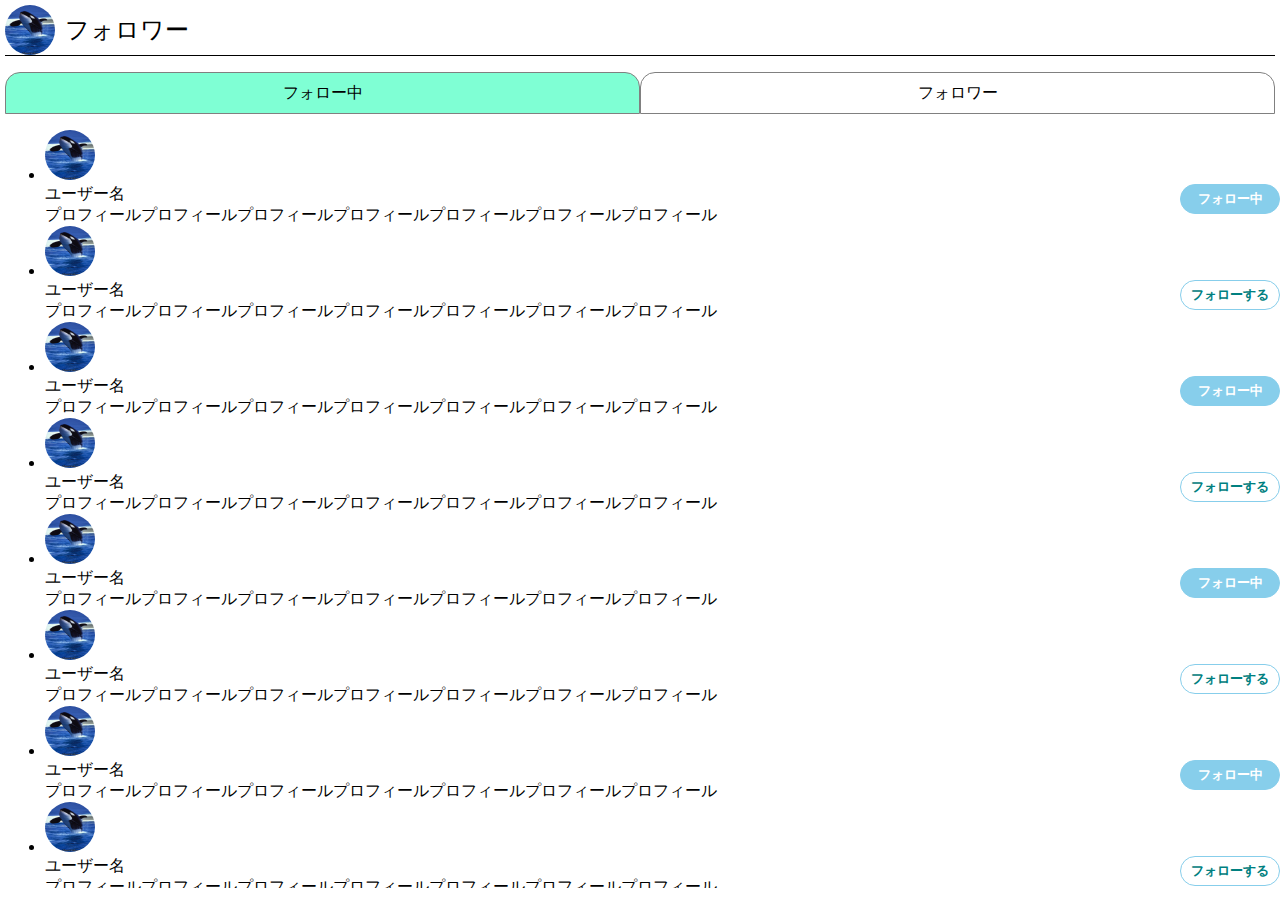
<file: html/follower.html>
<!DOCTYPE html>
<html lang="en">
<head>
    <meta charset="UTF-8">
    <meta name="viewport" content="width=device-width, initial-scale=1.0">
    <title>フォロワー</title>
    <script src="../js/lib/jquery-3.4.1.min.js"></script>
    <link rel="stylesheet" href="../css/common.css">

    <link rel="stylesheet" href="../css/follower.css">
    <script src="../js/follower.js"></script>
</head>
<body>
    <header>
        <img class="userIcon" src="../images/user_icon.jpg" alt="ユーザーアイコン">
        <span id="pageTitle">フォロワー</span>
    </header>
    <ul class="tabs">
        <li class="tab" title="followArea">フォロー中</li>
        <li class="tab" title="followerArea">フォロワー</li>
    </ul>
    <div id="followArea">
        <ul id="followList">
            <li>
                <img class="userIcon" src="../images/user_icon.jpg" alt="ユーザーアイコン">
                <div>
                    <span class="userName">ユーザー名</span>
                    <button class="following">フォロー中</button>
                </div>
                <div class="profile">
                    プロフィールプロフィールプロフィールプロフィールプロフィールプロフィールプロフィール
                </div>
            </li>
            <li>
                <img class="userIcon" src="../images/user_icon.jpg" alt="ユーザーアイコン">
                <div>
                    <span class="userName">ユーザー名</span>
                    <button class="unfollow">フォローする</button>
                </div>
                <div class="profile">
                    プロフィールプロフィールプロフィールプロフィールプロフィールプロフィールプロフィール
                </div>
            </li>
            <li>
                <img class="userIcon" src="../images/user_icon.jpg" alt="ユーザーアイコン">
                <div>
                    <span class="userName">ユーザー名</span>
                    <button class="following">フォロー中</button>
                </div>
                <div class="profile">
                    プロフィールプロフィールプロフィールプロフィールプロフィールプロフィールプロフィール
                </div>
            </li>
            <li>
                <img class="userIcon" src="../images/user_icon.jpg" alt="ユーザーアイコン">
                <div>
                    <span class="userName">ユーザー名</span>
                    <button class="unfollow">フォローする</button>
                </div>
                <div class="profile">
                    プロフィールプロフィールプロフィールプロフィールプロフィールプロフィールプロフィール
                </div>
            </li>
            <li>
                <img class="userIcon" src="../images/user_icon.jpg" alt="ユーザーアイコン">
                <div>
                    <span class="userName">ユーザー名</span>
                    <button class="following">フォロー中</button>
                </div>
                <div class="profile">
                    プロフィールプロフィールプロフィールプロフィールプロフィールプロフィールプロフィール
                </div>
            </li>
            <li>
                <img class="userIcon" src="../images/user_icon.jpg" alt="ユーザーアイコン">
                <div>
                    <span class="userName">ユーザー名</span>
                    <button class="unfollow">フォローする</button>
                </div>
                <div class="profile">
                    プロフィールプロフィールプロフィールプロフィールプロフィールプロフィールプロフィール
                </div>
            </li>
            <li>
                <img class="userIcon" src="../images/user_icon.jpg" alt="ユーザーアイコン">
                <div>
                    <span class="userName">ユーザー名</span>
                    <button class="following">フォロー中</button>
                </div>
                <div class="profile">
                    プロフィールプロフィールプロフィールプロフィールプロフィールプロフィールプロフィール
                </div>
            </li>
            <li>
                <img class="userIcon" src="../images/user_icon.jpg" alt="ユーザーアイコン">
                <div>
                    <span class="userName">ユーザー名</span>
                    <button class="unfollow">フォローする</button>
                </div>
                <div class="profile">
                    プロフィールプロフィールプロフィールプロフィールプロフィールプロフィールプロフィール
                </div>
            </li>
        </ul>
    </div>
    <div id="followerArea">
        <ul id="followList">
            <li>
                <img class="userIcon" src="../images/user_icon.jpg" alt="ユーザーアイコン">
                <div>
                    <span class="userName">ユーザー名</span>
                    <button class="unfollow">フォローする</button>
                </div>
                <div class="profile">
                    プロフィールプロフィールプロフィールプロフィールプロフィールプロフィールプロフィール
                </div>
            </li>
            <li>
                <img class="userIcon" src="../images/user_icon.jpg" alt="ユーザーアイコン">
                <div>
                    <span class="userName">ユーザー名</span>
                    <button class="following">フォロー中</button>
                </div>
                <div class="profile">
                    プロフィールプロフィールプロフィールプロフィールプロフィールプロフィールプロフィール
                </div>
            </li>
            <li>
                <img class="userIcon" src="../images/user_icon.jpg" alt="ユーザーアイコン">
                <div>
                    <span class="userName">ユーザー名</span>
                    <button class="unfollow">フォローする</button>
                </div>
                <div class="profile">
                    プロフィールプロフィールプロフィールプロフィールプロフィールプロフィールプロフィール
                </div>
            </li>
            <li>
                <img class="userIcon" src="../images/user_icon.jpg" alt="ユーザーアイコン">
                <div>
                    <span class="userName">ユーザー名</span>
                    <button class="following">フォロー中</button>
                </div>
                <div class="profile">
                    プロフィールプロフィールプロフィールプロフィールプロフィールプロフィールプロフィール
                </div>
            </li>
            <li>
                <img class="userIcon" src="../images/user_icon.jpg" alt="ユーザーアイコン">
                <div>
                    <span class="userName">ユーザー名</span>
                    <button class="unfollow">フォローする</button>
                </div>
                <div class="profile">
                    プロフィールプロフィールプロフィールプロフィールプロフィールプロフィールプロフィール
                </div>
            </li>
        </ul>
    </div>
</body>
</html>
</file>
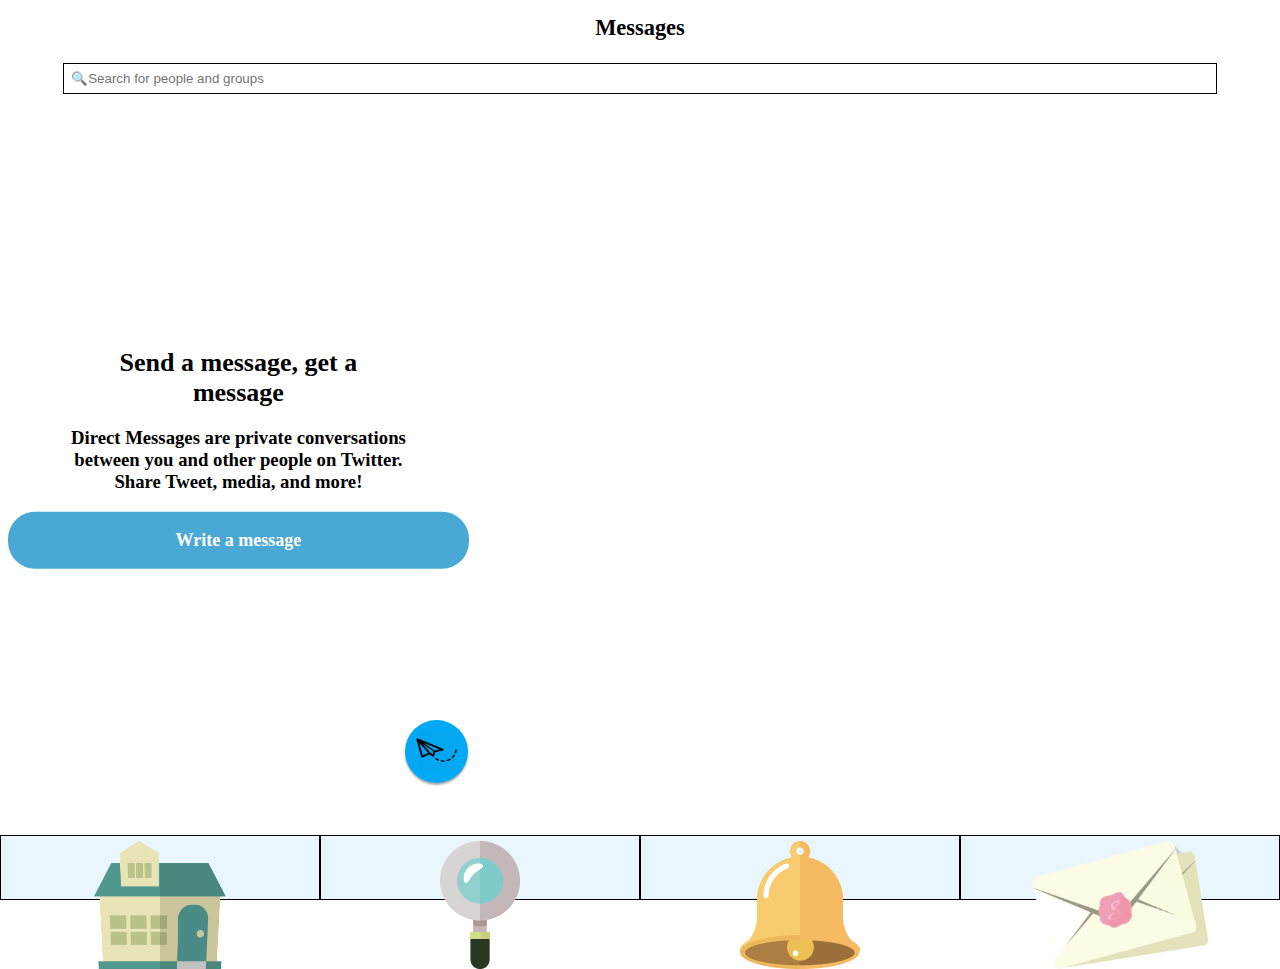
<file: html/messages.html>
<!DOCTYPE html>
<!- //デバイスサイズにあわせて表示領域を変更する ->
<meta name="viewport" content="width=device-width, initial-scale=1.0">
<html lang="en" dir="ltr">
  <head>
    <meta charset="utf-8">
    <meta name="viewport" content="width=device-width, initial-scale=1">
    <title>Search for people and groups</title>
    <style media="screen">
    </style>
    <link rel="stylesheet" href="../css/messages.css">
    <script src="../js/lib/jquery-3.4.1.min.js"></script>
    <script language="JavaScript" type="text/javascript" src="../js/messages.js"></script>
  </head>
  <body>
    <div class="messages">
        <h1>Messages</h1>
    </div>
    <div class="search_messages">
      <input type="text" name="example2" maxlength="30" value="" placeholder="🔍Search for people and groups">
    </div>
    <div class="stack_of_messages">
      <div class="if_no_messages1">
      <h1>Send a message, get a<br>message</h1>
      </div>
      <div class="if_no_messages2">
      <h3>Direct Messages are private conversations<br>between you and other people on Twitter.<br>Share Tweet, media, and more!</h3>
      <a href="#" id="write_message_long">Write a message</a>
      </div>
    </div>
    <a id="write_message" href="#">
      <img id="write_btn" src="../images/write_message_icon.png" alt="write">
    </a>
    <div class="icon_bar">
      <footer>
      <a href="#" class="icon home">
    <img class="icon_img home" src="../images/home_icon.png" alt="Home"  id = "icon_img home">
      </a>
      <a href="#" class="icon search" id = "search_icon">
    <img class="icon_img search" src="../images/search_icon.png" alt="Search" id = "icon_img search">
      </a>
      <a href="#" class="icon bell" id = "bell_icon">
    <img class="icon_img bell" src="../images/bell_icon.png" alt="Bell" id = "icon_img bell">
      </a>
      <a href="#" class="icon mail">
    <img class="icon_img mail" src="../images/mail_icon.png" alt="Mail" id = "icon_img mail">
      </a>
      </footer>
    </div>
  </body>
</html>
</file>
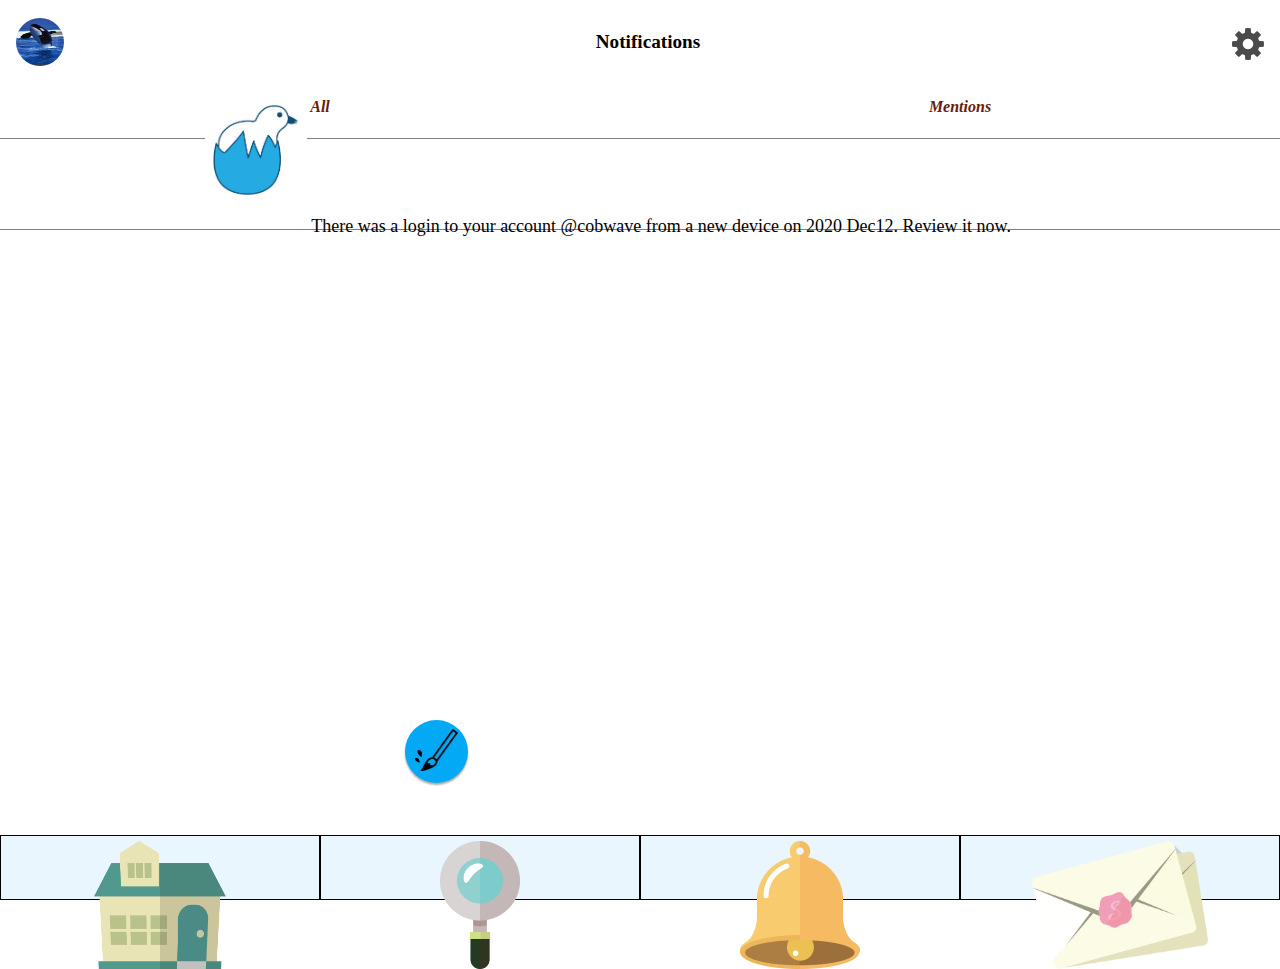
<file: html/notification.html>
<!DOCTYPE html>
<!- //デバイスサイズにあわせて表示領域を変更する ->
<meta name="viewport" content="width=device-width, initial-scale=1.0">
<html lang="en" dir="ltr">
  <head>
    <meta charset="utf-8">
    <meta name="viewport" content="width=device-width, initial-scale=1">
    <title>Search Twitter</title>
    <style media="screen">
    </style>
    <link rel="stylesheet" href="../css/notification.css">
    <script src="../js/lib/jquery-3.4.1.min.js"></script>
    <script language="JavaScript" type="text/javascript" src="../js/notification.js"></script>
  </head>
  <body>
    <div class="notifications">
      <img class="circle_icon_img" src="../images/user_icon.jpg" alt="user_icon">
      <div class="title_notifications">
        <h1>Notifications</h1>
      </div>
      <img class="setting_icon_img" src="../images/setting_icon.png" alt="user_icon">
    </div>
    <div class="category">
      <a href="#" class="btn-flat-simple">
  <i class="fa fa-caret-right">All</i>
      </a>
      <a href="#" class="btn-flat-simple">
  <i class="fa fa-caret-right">Mentions</i>
      </a>
    </div>
    <div class="stackof_notifications">
      <div class="notification_1">
        <img class="chick_icon_img" src="../images/chick_icon.jpg" alt="chick_icon">
        <p>There was a login to your account @cobwave from a new device on 2020 Dec12. Review it now.</p>
      </div>
    <a id="tweet" href="#">
      <img id="tweet_btn" src="../images/tweet_icon.png" alt="tweet">
    </a>
    </div>
    <div class="icon_bar">
      <footer>
      <a href="#" class="icon">
    <img class="icon_img" src="../images/home_icon.png" alt="Home">
      </a>
      <a href="#" class="icon" id="search_icon">
    <img class="icon_img" src="../images/search_icon.png" alt="Home">
      </a>
      <a href="#" class="icon">
    <img class="icon_img" src="../images/bell_icon.png" alt="Home">
      </a>
      <a href="#" class="icon" id="mail_icon">
    <img class="icon_img" src="../images/mail_icon.png" alt="Home">
      </a>
      </footer>
    </div>
  </body>
</html>
</file>
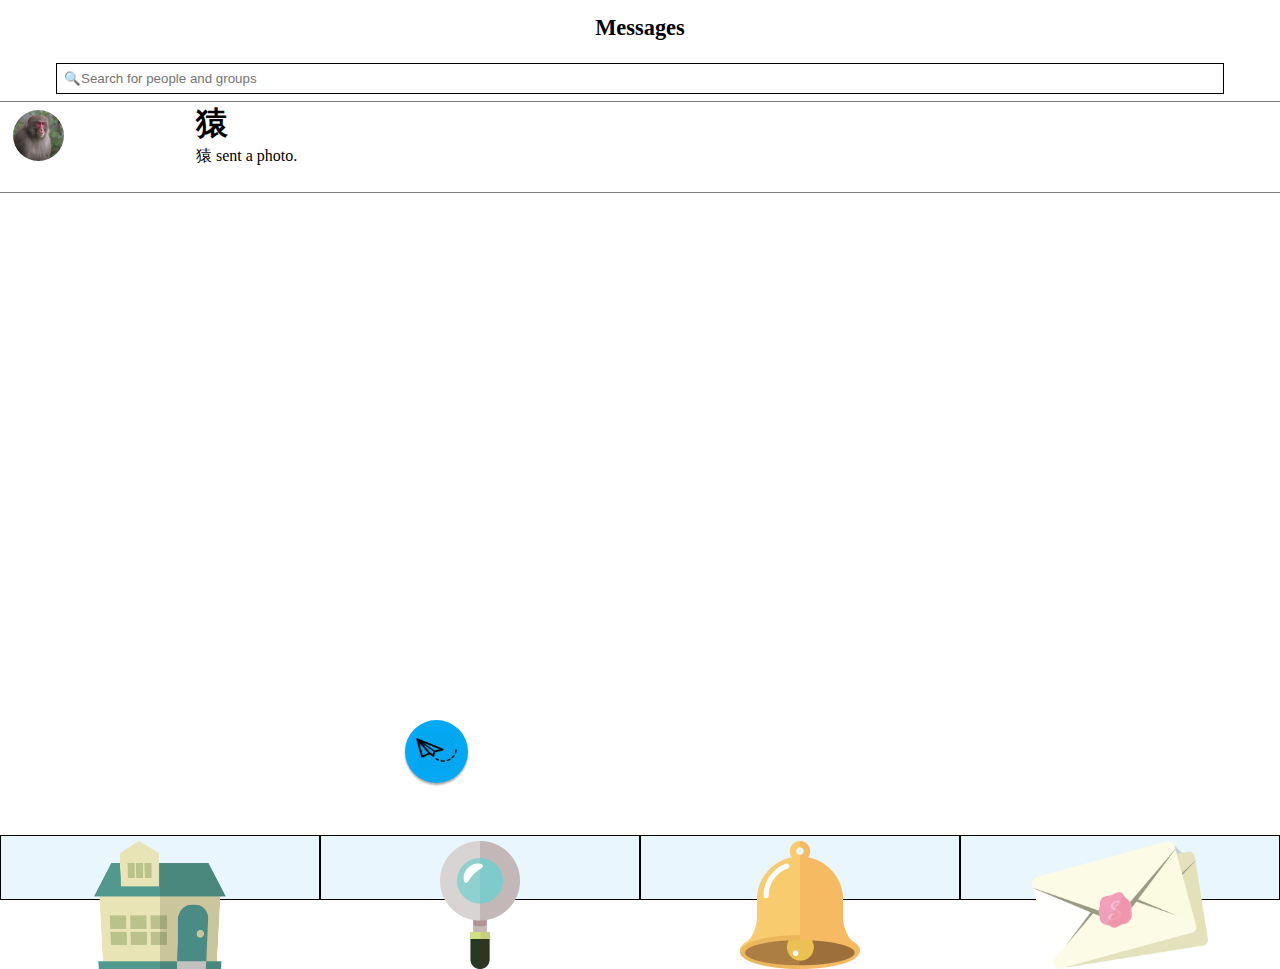
<file: html/one_message.html>
<!DOCTYPE html>
<!- //デバイスサイズにあわせて表示領域を変更する ->
<meta name="viewport" content="width=device-width, initial-scale=1.0">
<html lang="en" dir="ltr">
  <head>
    <meta charset="utf-8">
    <meta name="viewport" content="width=device-width, initial-scale=1">
    <title>Search for people and groups</title>
    <style media="screen">
    </style>
    <link rel="stylesheet" href="../css/one_message.css">
    <script src="../js/lib/jquery-3.4.1.min.js"></script>
    <script language="JavaScript" type="text/javascript" src="../js/one_message.js"></script>
  </head>
  <body>
    <div class="messages">
        <h1>Messages</h1>
    </div>
    <div class="search_messages">
      <input type="text" name="example2" maxlength="30" value="" placeholder="🔍Search for people and groups">
    </div>
    <div class="stack_of_messages">
        <div class="message_1" id="message_1">
        <img class="monkey_icon_img" src="../images/monkey_icon.jpg" alt="monkey_icon">
        <div class="message_text">
        <h1>猿</h1>
        <p>猿 sent a photo.</p>
        </div>
        </div>
    </div>
    <a id="write_message" href="#">
      <img id="write_btn" src="../images/write_message_icon.png" alt="write">
    </a>
    <div class="icon_bar">
      <footer>
      <a href="#" class="icon home">
    <img class="icon_img home" src="../images/home_icon.png" alt="Home"  id = "icon_img home">
      </a>
      <a href="#" class="icon search" id = "search_icon">
    <img class="icon_img search" src="../images/search_icon.png" alt="Search" id = "icon_img search">
      </a>
      <a href="#" class="icon bell" id = "bell_icon">
    <img class="icon_img bell" src="../images/bell_icon.png" alt="Bell" id = "icon_img bell">
      </a>
      <a href="#" class="icon mail">
    <img class="icon_img mail" src="../images/mail_icon.png" alt="Mail" id = "icon_img mail">
      </a>
      </footer>
    </div>
  </body>
</html>
</file>
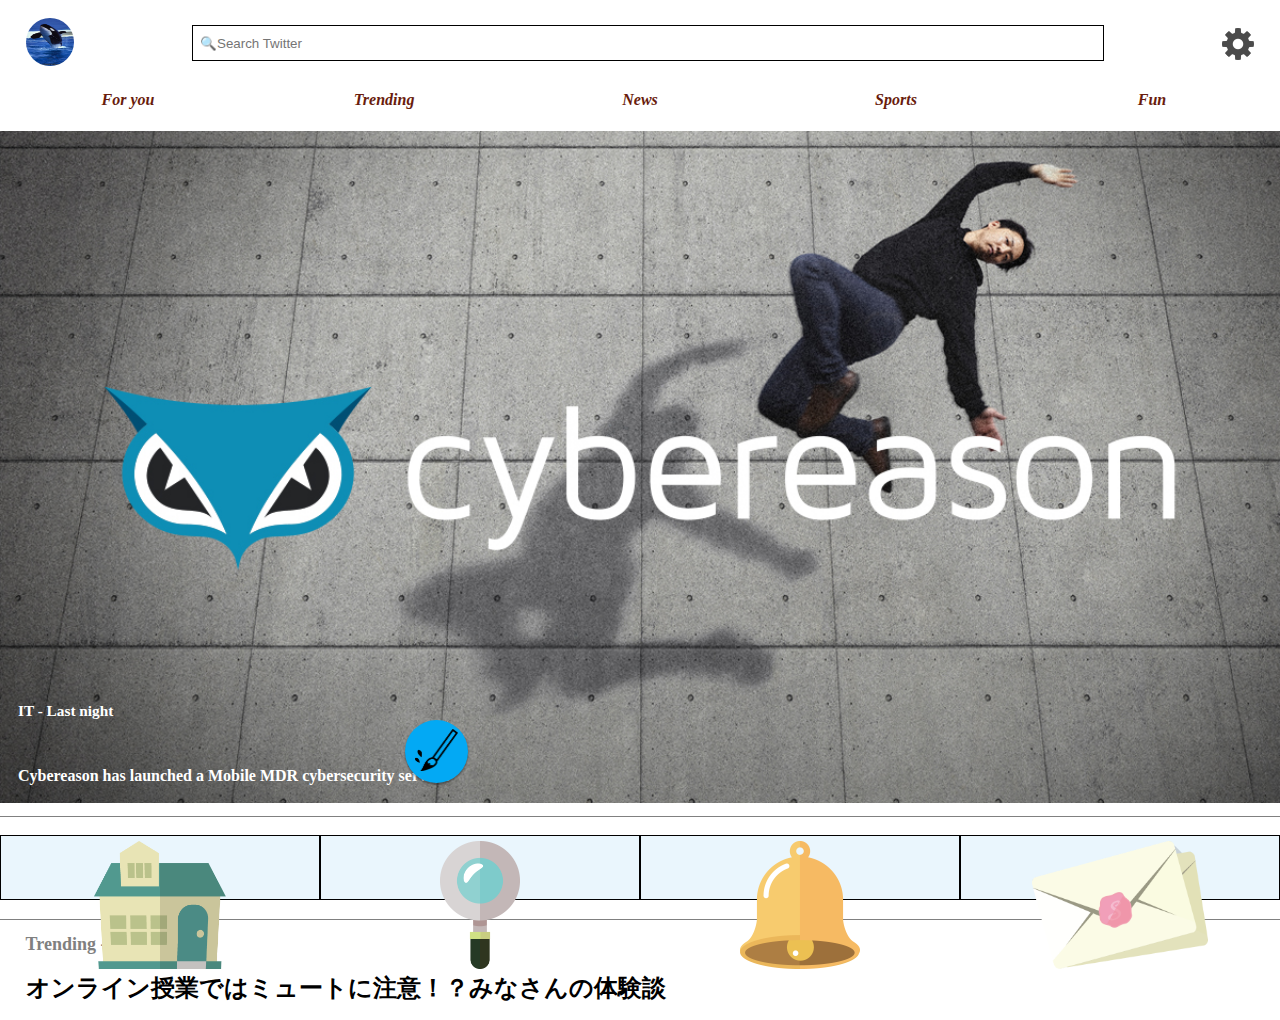
<file: html/search-twitter.html>
<!DOCTYPE html>
<!- //デバイスサイズにあわせて表示領域を変更する ->
<meta name="viewport" content="width=device-width, initial-scale=1.0">
<html lang="en" dir="ltr">
  <head>
    <meta charset="utf-8">
    <meta name="viewport" content="width=device-width, initial-scale=1">
    <title>Search Twitter</title>
    <style media="screen">
    </style>
    <link rel="stylesheet" href="../css/search-twitter.css">
    <script src="../js/lib/jquery-3.4.1.min.js"></script>
    <script language="JavaScript" type="text/javascript" src="../js/search-twitter.js"></script>
  </head>
  <body>
    <div class="search_twitter">
      <img class="circle_icon_img" src="../images/user_icon.jpg" alt="user_icon">
      <input type="text" name="example2" maxlength="30" value="" placeholder="🔍Search Twitter">
      <img class="setting_icon_img" src="../images/setting_icon.png" alt="user_icon">
    </div>
    <div class="category">
      <a href="#" class="btn-flat-simple">
  <i class="fa fa-caret-right">For you</i>
      </a>
      <a href="#" class="btn-flat-simple">
  <i class="fa fa-caret-right">Trending</i>
      </a>
      <a href="#" class="btn-flat-simple">
  <i class="fa fa-caret-right">News</i>
      </a>
      <a href="#" class="btn-flat-simple">
  <i class="fa fa-caret-right">Sports</i>
      </a>
      <a href="#" class="btn-flat-simple">
  <i class="fa fa-caret-right">Fun</i>
      </a>
    </div>
    <div class="stack_of_messages">
      <div class="topnews">
    <img class="topnews_img" src="../images/news_cybereason.jpg" alt="topnews_img">
    <h3>IT - Last night</h3>
    <p>Cybereason has launched a Mobile MDR cybersecurity service.</p>
      </div>
     <div class="secondnews">
       <h1>#GWおうちでアベマ</h1>
       <p>アニメ、LDH祭り、お笑い自宅芸No.1決定戦ほか豪華ラインナップ！その場で当たるプレゼントも</p>
     </div> 
    <div class="secondnews">
      <h2>Trending - 1 hour ago</h2>
      <h1>オンライン授業ではミュートに注意！？みなさんの体験談</h1>
    </div>
    <a id="tweet" href="#">
      <img id="tweet_btn" src="../images/tweet_icon.png" alt="tweet">
    </a>
    </div>
    <div class="icon_bar">
      <footer>
      <a href="#" class="icon">
    <img class="icon_img" src="../images/home_icon.png" alt="Home">
      </a>
      <a href="#" class="icon" id="search_icon">
    <img class="icon_img" src="../images/search_icon.png" alt="Home">
      </a>
      <a href="#" class="icon" id="bell_icon">
    <img class="icon_img" src="../images/bell_icon.png" alt="Home">
      </a>
      <a href="#" class="icon" id="mail_icon">
    <img class="icon_img" src="../images/mail_icon.png" alt="Home">
      </a>
      </footer>
    </div>
  </body>
</html>
</file>
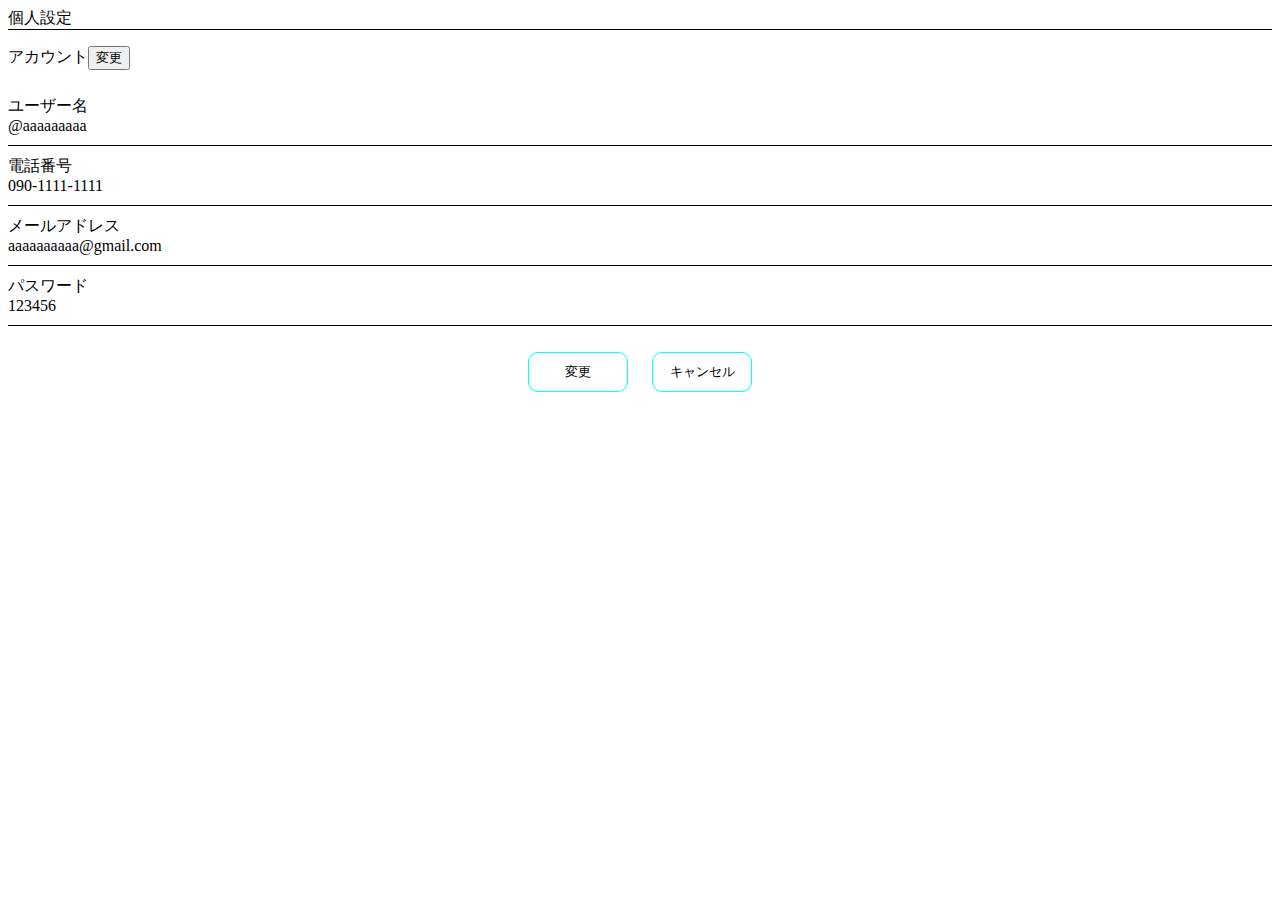
<file: html/settings.html>
<!DOCTYPE html>
<html lang="en">
<head>
    <meta charset="UTF-8">
    <meta name="viewport" content="width=device-width, initial-scale=1.0">
    <title>Document</title>

    <link rel="stylesheet" href="../css/common.css">
    <link rel="stylesheet" href="../css/settings.css">
    <script src="../js/lib/jquery-3.4.1.min.js"></script>
    <script src="../js/settings.js"></script>
</head>
<body>
    <header>
        <span id="pageTitle">個人設定</span>
    </header>
    <div id="account" class="section">
        <p class="sectionHeader">アカウント<button class="changeBtn">変更</button></p>
        <div id="sectionContent">
            <ul>
                <li>
                    <span class="itemName">ユーザー名</span>
                    <span class="itemValue">@aaaaaaaaa</span>
                    <input type="text" name="" value="@aaaaaaaaa">
                </li>
                <li>
                    <span class="itemName">電話番号</span>
                    <span class="itemValue">090-1111-1111</span>
                    <input type="tel" name="" value="090-1111-1111">
                </li>
                <li>
                    <span class="itemName">メールアドレス</span>
                    <span class="itemValue">aaaaaaaaaa@gmail.com</span>
                    <input type="email" name="" value="aaaaaaaaaa@gmail.com">
                </li>
                <li>
                    <span class="itemName">パスワード</span>
                    <span class="itemValue">123456</span>
                    <input type="password" name="" value="123456">
                </li>
            </ul>
        </div>
    </div>
    <div class="g_btnListH">
        <button class="g_btn" id="registerBtn">変更</button>
        <button class="g_btn" id="cancelBtn">キャンセル</button>
    </div>
</body>
</html>
</file>
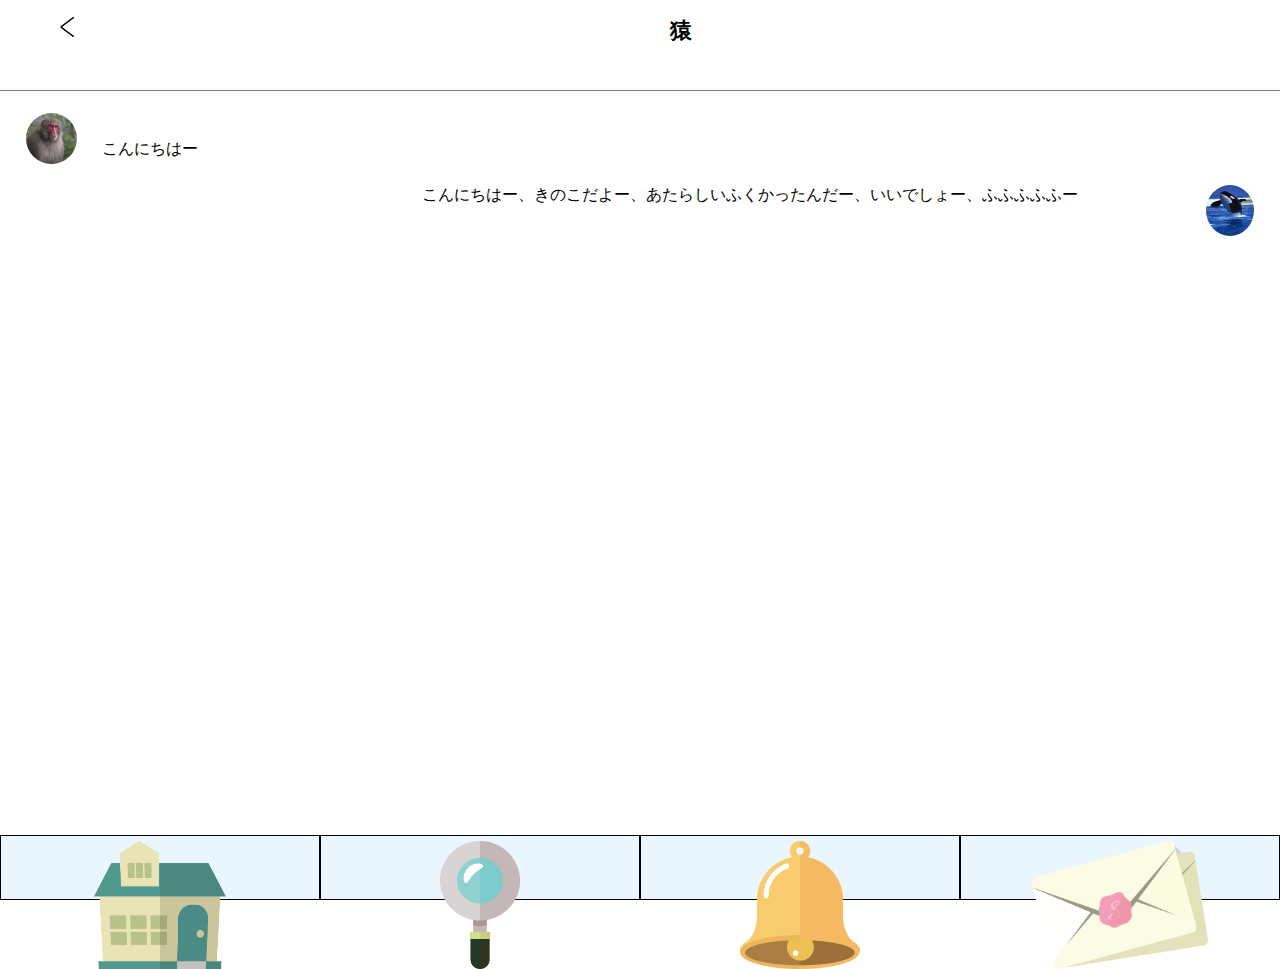
<file: html/talking.html>
<!DOCTYPE html>
<!- //デバイスサイズにあわせて表示領域を変更する ->
<meta name="viewport" content="width=device-width, initial-scale=1.0">
<html lang="en" dir="ltr">
  <head>
    <meta charset="utf-8">
    <meta name="viewport" content="width=device-width, initial-scale=1">
    <title>Search for people and groups</title>
    <style media="screen">
    </style>
    <link rel="stylesheet" href="../css/talking.css">
    <script src="../js/lib/jquery-3.4.1.min.js"></script>
    <script language="JavaScript" type="text/javascript" src="../js/talking.js"></script>
  </head>
  <body>
    <div class="talking_title">
        <img class="back_icon_img" id="back_icon" src="../images/back_icon.png" alt="user_icon"> 
        <h1>猿</h1>
    </div>
    <div class="talk_area">

        <div class="monkey_box">
          <img class="monkey_icon_img" src="../images/monkey_icon.jpg" alt="monkey_icon">
          <div class="monkey_fuki"><div class="fukidasi">こんにちはー</div></div>
        </div>
        <div class="human_box">
          <div class="human_fuki"><div class="fukidasi">こんにちはー、きのこだよー、あたらしいふくかったんだー、いいでしょー、ふふふふふー</div></div>
          <img class="user_icon_img" src="../images/user_icon.jpg" alt="user_icon">
        </div>
      
    </div>
    <div class="icon_bar">
      <footer>
      <a href="#" class="icon home">
    <img class="icon_img home" src="../images/home_icon.png" alt="Home"  id = "icon_img home">
      </a>
      <a href="#" class="icon search" id = "search_icon">
    <img class="icon_img search" src="../images/search_icon.png" alt="Search" id = "icon_img search">
      </a>
      <a href="#" class="icon bell" id = "bell_icon">
    <img class="icon_img bell" src="../images/bell_icon.png" alt="Bell" id = "icon_img bell">
      </a>
      <a href="#" class="icon mail" id="mail_icon">
    <img class="icon_img mail" src="../images/mail_icon.png" alt="Mail" id = "icon_img mail">
      </a>
      </footer>
    </div>
  </body>
</html>
</file>
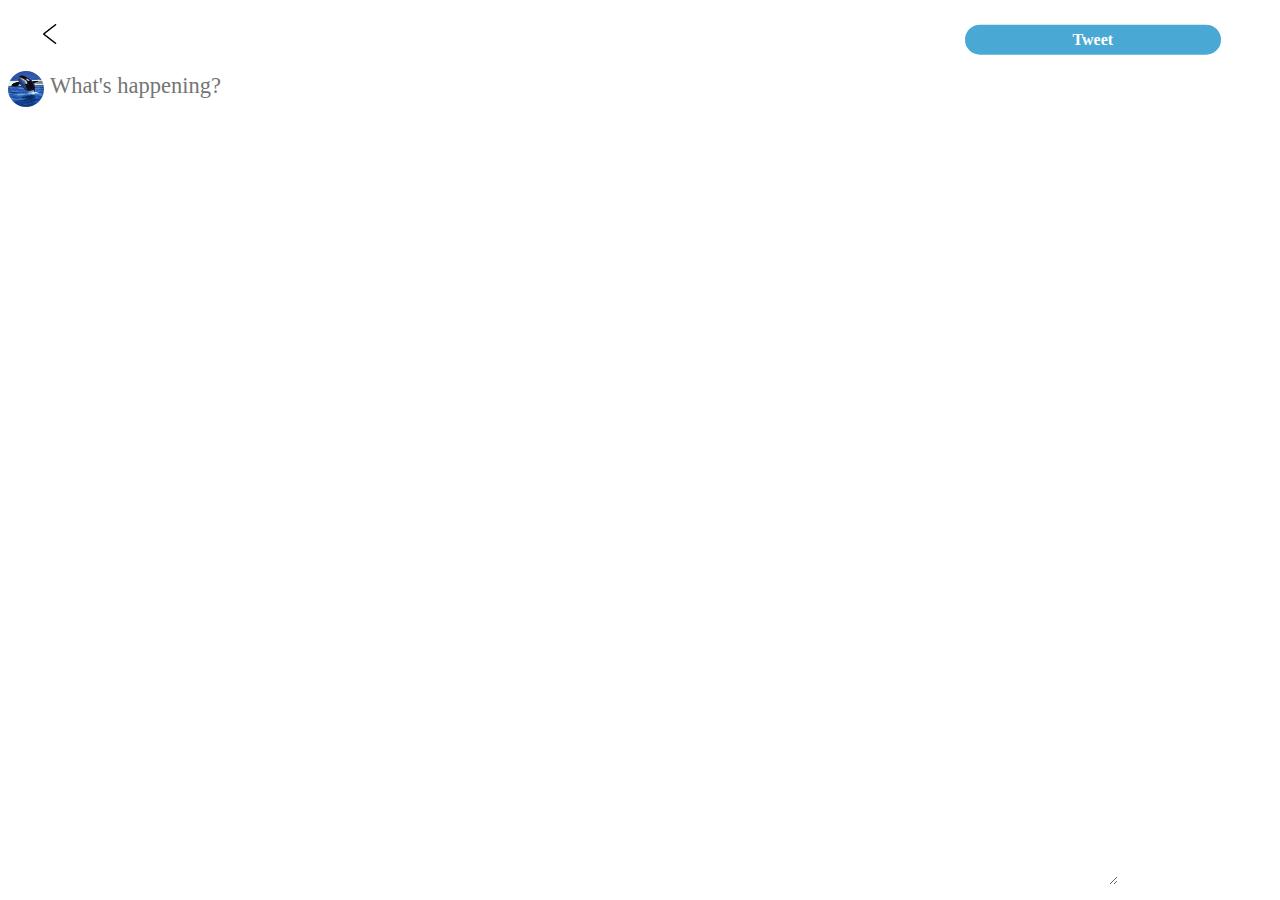
<file: html/tweet.html>
<!DOCTYPE html>
<!- //デバイスサイズにあわせて表示領域を変更する ->
<meta name="viewport" content="width=device-width, initial-scale=1.0">
<html lang="en" dir="ltr">
  <head>
    <meta charset="utf-8">
    <meta name="viewport" content="width=device-width, initial-scale=1">
    <title>Search for people and groups</title>
    <style media="screen">
    </style>
    <link rel="stylesheet" href="../css/tweet.css">
    <script src="../js/lib/jquery-3.4.1.min.js"></script>
    <script language="JavaScript" type="text/javascript" src="../js/tweet.js"></script>
  </head>
  <body>
    <div class="tweet_title">
        <img class="back_icon_img" id="back_icon" src="../images/back_icon.png" alt="user_icon"> 
        <a href="#" id="tweet_btn">Tweet</a>
    </div>
    <div class="textarea">
        <img class="circle_icon_img" src="../images/user_icon.jpg" alt="user_icon">
        <textarea id="tweet_content" name="tweet" maxlength="280" value="" placeholder="What's happening?"></textarea>
    </div>
  </body>
</html>
</file>
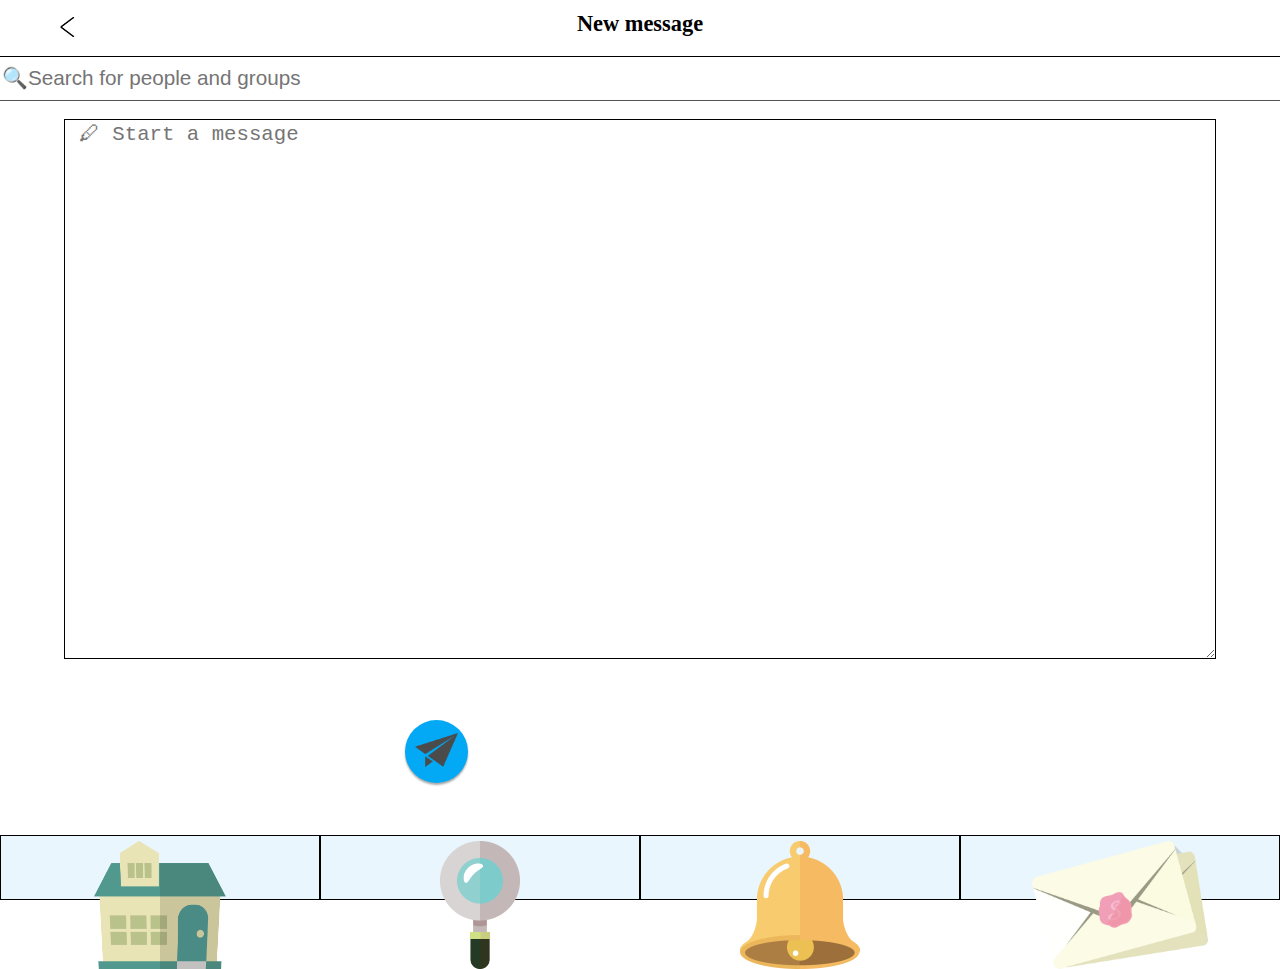
<file: html/write_message.html>
<!DOCTYPE html>
<!- //デバイスサイズにあわせて表示領域を変更する ->
<meta name="viewport" content="width=device-width, initial-scale=1.0">
<html lang="en" dir="ltr">
  <head>
    <meta charset="utf-8">
    <meta name="viewport" content="width=device-width, initial-scale=1">
    <title>Search for people and groups</title>
    <style media="screen">
    </style>
    <link rel="stylesheet" href="../css/write_message.css">
    <script src="../js/lib/jquery-3.4.1.min.js"></script>
    <script language="JavaScript" type="text/javascript" src="../js/write_message.js"></script>
  </head>
  <body>
    <div class="write_message_title">
      <img class="back_icon_img" id="back_icon" src="../images/back_icon.png" alt="user_icon"> 
        <h1>New message</h1>
    </div>
    <div class="write_message">
    <div class="search_user">
      <input type="text" id="search_user" name="search_user" maxlength="30" value="" placeholder="🔍Search for people and groups">
    </div>
    <textarea id="input_message" placeholder=" 🖊 Start a message"></textarea>
    </div>
    <a id="send_message" href="#">
      <img id="send_btn" src="../images/send_message_icon.png" alt="send">
    </a>
    <div class="icon_bar">
      <footer>
      <a href="#" class="icon home">
    <img class="icon_img home" src="../images/home_icon.png" alt="Home"  id = "icon_img home">
      </a>
      <a href="#" class="icon search" id = "search_icon">
    <img class="icon_img search" src="../images/search_icon.png" alt="Search" id = "icon_img search">
      </a>
      <a href="#" class="icon bell" id = "bell_icon">
    <img class="icon_img bell" src="../images/bell_icon.png" alt="Bell" id = "icon_img bell">
      </a>
      <a href="#" class="icon mail" id = "mail_icon">
    <img class="icon_img mail" src="../images/mail_icon.png" alt="Mail" id = "icon_img mail">
      </a>
      </footer>
    </div>
  </body>
</html>
</file>
<file: css/common.css>
/*----------------------------------------------------------------------
* ヘッダー
*/
header{
    border-bottom: 1px solid black;
}
header > .userIcon{
    height: 50px;
    width:  50px;
    border-radius: 25px;
}

/*----------------------------------------------------------------------
* フッター
*/
#footer_wrap{
	position: fixed;
    bottom: 0px;
    height: 100vh;
    width: 100%;
    z-index: -1;
}
footer{
	position: absolute;
	display:	flex;
    bottom: 0px;
    left:	0px;
}
.footer_btn{
	height:	40px;
	width:	calc((100vw / 4) - 2px);
	border: 1px solid black;
}
.footer_btn > img{
	width:	20px;
	margin:	0px auto;
}

/*----------------------------------------------------------------------
* 標準スタイル
*/

/*
* ボタン関係
*/

/* 標準ボタン */
.g_btn{
    height: 40px;
    min-width: 100px;
    background-color: white;
    border: 1px solid;
    border-radius: 10px;
    border-color: cyan;
    margin: 10px 10px;
}
/* キャンセルボタン */
.g_cancelBtn{
    height: 40px;
    min-width: 100px;
    margin: 10px auto;
    border: 1px solid;
    border-radius: 10px;
    background-color: white;
    border-color: red;
    color: gray;
}
/* 幅が広めのボタン */
.g_wideBtn{
    width: 80%;
}

/* ボタンラッパー：水平並び */
.g_btnListH{
    text-align: center;
}

/*
* アイコン関係
*/
.userIcon{
    height: 50px;
    width:  50px;
    border-radius: 25px;
}




/*----------------------------------------------------------------------
* タブ
*/

.tabs{
    list-style: none;
    padding-left: 0px;
    display: flex;
    margin-bottom: 0px;
}
.tab{
    display: inline-block;
    height: 40px;
    line-height: 40px;
    width: 100px;
    text-align: center;
    border: 1px solid gray;
    background-color: white;
}
.tab.wide{
    width: 200px;
}
.tab.active{
    background-color: aquamarine;
}
</file>
<file: css/follower.css>
body{
    margin: 5px;
}
header > #pageTitle{
    line-height: 50px;
    padding-left: 60px;
    font-size: x-large;
}
header > .userIcon{
    position: absolute;
}

.tabs{
    list-style: none;
    padding-left: 0px;
    display: flex;
    margin-bottom: 0px;
}
.tab{
    display: inline-block;
    height: 40px;
    line-height: 40px;
    width: calc((100% / 2) - 2px);
    text-align: center;
    border: 1px solid gray;
    border-radius: 15px 15px 0px 0px;
}
.tab.active{
    background-color: aquamarine;
}

#followArea{
    overflow-y: scroll;
    height: calc(100vh - (110px + 1em));
}

#searchResult{
    overflow-y: scroll;
    height: calc(100vh - (110px + 1em));
}

#userList{
    list-style: none;
    padding-left: 0px;
    border-top: 1px solid gray;
    margin: 0px auto;
}

#userList li{
    border-bottom: 1px solid gray;
    position: relative;
    padding: 10px 0px;
}

#userList > li > .userIcon{
    position: absolute;
}

#userList > li > div{
    margin-left: 50px;
    position: relative;
}

#userList .userName{
    font-weight: bold;
    font-size: 20px;
}

.following, .unfollow{
    position: absolute;
    right: 0px;
    height: 30px;
    width: 100px;
    font-weight: bold;
    border-radius: 15px;
    border: 1px solid skyblue;
}

.following{
    background-color: skyblue;
    color: white;
}
.unfollow{
    background: none;
    color: teal;
}
</file>
<file: css/messages.css>
.messages{
    font-size: 0.7em;
    text-align: center;
}

.search_messages input{
    margin: 7px;
    border: 1px solid black;
    padding: 7px;
    width: 90%;
}
.search_messages{
    text-align: center;
}
.stack_of_messages{
  position:absolute;
  top: 50%;
  transform: translateY(-50%);
}
.if_no_messages1{
  font-size: small;
  text-align: center;
}
.if_no_messages2{
  text-align: center;
}
.stack_of_messages a{
  text-align: center;
  vertical-align:  middle;
}
#write_message_long{
  position: relative;
  width:36vw;
  height: 5vh;
  top: 50%;
  font-size:2vh;
  font-weight:bold;
  text-decoration:none;
  display: inline-block;
  text-align:center;
  padding:0.7vh 0 0.7vh;
  color:#fff;
  background-color:#49a9d4;
  border-radius:3vh;
  line-height: 5vh;
}
#write_message {/*円の部分*/
  position: absolute;
  right: 1vh;
  bottom: 1vh;
  top: 80vh;
  left: 45vh;
  display: block;
  width: 7vh;/*幅*/
  height: 7vh;/*高さ*/
  background: #03a9f4;/*背景色*/
  text-align: center;/*中央寄せ*/
  border-radius: 50%;/*角丸く*/
  transition: .3s;/*滑らかな動きに*/
  box-shadow: 0 2px 2px 0 rgba(0,0,0,.12), 0 2px 2px 0 rgba(0,0,0,.24);/*影*/

}

#write_message:hover {/*ホバー時*/
box-shadow: 0 4px 5px 0 rgba(0,0,0,.14), 0 1px 10px 0 rgba(0,0,0,.12), 0 2px 4px -1px rgba(0,0,0,.2);
}
#write_btn{
  width: auto;/*幅*/
  height: 4.7vh;/*高さ*/
  text-align: center;/*中央寄せ*/
  vertical-align: middle;
  position: relative;
  top: 1vh;
  right: 0;
  bottom: 0;
  left: 0;
  margin: auto; /*上下左右中央に*/
}
.category {
  position: relative;
  display: inline-block;
  font-weight: bold;
  color: #00BCD4;
  height: 20px;
  left: 0;
  right: 0;
  width: 100%;
}
.btn-flat-simple:hover {
  background: #00bcd4;
  color: white;
}
footer{
  display: flex;
  position: absolute;
  bottom: 0px;
  float: left;
  background-color: #eaf6fd;
  left: 0;
  right: 0;
}
.icon{
  width: calc(25vw - 2px) ;
  height: 7vh;
  text-align: center;
  border: 1px solid black;
}
.icon_img{
  position: relative;
  width: auto;
  height: 10vw;
  top: 0.5vh;
}
</file>
<file: css/notification.css>
body{
  margin: 0;
}
.notifications{
  position: relative;
  top: 2vh;
  display: flex;
  text-align: center;
  margin: 0;
}
.title_notifications{
  font-size: 0.6em;
  text-align: center;
}
.circle_icon_img{
    margin: 0 auto;
    font-size: 2em;
    border-radius: 50% 50% 50% 50%;
    height: 1.5em;
    width: 1.5em;
    margin-left: 0.5em;
  }
  .setting_icon_img{
    margin: 0 auto;
    font-size: 2em;
    border-radius: 50% 50% 50% 50%;
    height: 1em;
    width: 1em;
    position: relative;
    top: 0.3em;
    margin-right: 0.5em;
  }
  
  .category {
    position: relative;
    top: 3vh;
    font-weight: bold;
    vertical-align: middle;
    display: flex;
    text-align: center;
    height: 7vh;
    margin: 0;
    border-bottom: solid gray 1px;
  }
  .btn-flat-simple{
    position: relative;
    margin-left: 0;
    margin-right: 0;
    width: 50%;
    margin-top: 0;
    margin-bottom: 0;
    height: auto;
    vertical-align: middle;
  }
  .btn-flat-simple i{
    color: #691c0d;
    text-align: center;
    line-height: auto;
    position: absolute;
    top: 50%;
    left: 50%;
    -webkit-transform : translate(-50%,-50%);
    transform : translate(-50%,-50%);
    white-space: nowrap
  }
  .btn-flat-simple:hover {
    background: #00bcd4;
    color: white;
  }
  .stackof_notifications{
    width: 100%;
    margin: 0;
    height: 100%;
  }
  .notification_1{
    position: relative;
    display: inline-block;
    width: 100%;
    height: 13vh;
    top: 0;
    border-bottom: solid gray 0.5px;
  }
  .chick_icon_img{
    position: relative;
    width: 8vw;
    height: 8vw;
    left: 16vw;
    display: inline-block;
    bottom: 1.5vh;
  }
  .notification_1 p{
    position: relative;
    top: 2vh;
    right: 0;
    width: 70%;
    margin-right: 0;
    font-size: 2vh;
    display: inline-block;
    left: 16vw;
  }
  #tweet {/*円の部分*/
    position: absolute;
    right: 1vh;
    bottom: 1vh;
    top: 80vh;
    left: 45vh;
    display: block;
    width: 7vh;/*幅*/
    height: 7vh;/*高さ*/
    background: #03a9f4;/*背景色*/
    text-align: center;/*中央寄せ*/
    border-radius: 50%;/*角丸く*/
    transition: .3s;/*滑らかな動きに*/
    box-shadow: 0 2px 2px 0 rgba(0,0,0,.12), 0 2px 2px 0 rgba(0,0,0,.24);/*影*/
  }
  
  #tweet:hover {/*ホバー時*/
  box-shadow: 0 4px 5px 0 rgba(0,0,0,.14), 0 1px 10px 0 rgba(0,0,0,.12), 0 2px 4px -1px rgba(0,0,0,.2);
  }
  #tweet_btn{
    width: auto;/*幅*/
    height: 4.7vh;/*高さ*/
    text-align: center;/*中央寄せ*/
    vertical-align: middle;
    position: relative;
    top: 1vh;
    right: 0;
    bottom: 0;
    left: 0;
    margin: auto; /*上下左右中央に*/
  }
  footer{
    display: flex;
    position: absolute;
    bottom: 0px;
    float: left;
    background-color: #eaf6fd;
    left: 0;
    right: 0;
  }
  .icon{
    width: calc(25vw - 2px) ;
    height: 7vh;
    text-align: center;
    border: 1px solid black;
  }
  .icon_img{
    position: relative;
    width: auto;
    height: 10vw;
    bottom: 0em;
    display: inline-block;
    padding-bottom: 0em;
    top: 0.5vh;
  }
</file>
<file: css/one_message.css>
body{
    margin: 0;
}
.messages{
    font-size: 0.7em;
    text-align: center;
}

.search_messages input{
    margin: 7px;
    border: 1px solid black;
    padding: 7px;
    width: 90%;
}
.search_messages{
    text-align: center;
}
.stack_of_messages{
  position:relative;
  border-top: solid gray 0.5px;
  top: 0;
  width: 100%;
  height: 100%;
}
.message_1{
    position: relative;
    height: 10vh;
    width: 100vw;
    display: inline-block;
    vertical-align: middle;
    margin: 0;
    border-bottom: solid gray 0.5px;
}
.monkey_icon_img{
    margin: 0 auto;
    margin-left: 1vw;
    font-size: 2em;
    border-radius: 50% 50% 50% 50%;
    height: 1.6em;
    width: 1.6em;
  }
.message_text{
    position: relative;
    display: inline-block;
    left: 10vw;
}
.message_1 h1{
    position: relative;
    vertical-align: middle;
    margin: 0;
}
.message_1 p{
    position: relative;
    vertical-align: middle;
    margin: 0;
}
.stack_of_messages a{
  text-align: center;
  vertical-align:  middle;
}
#write_message_long{
  position: relative;
  width:36vw;
  height: 5vh;
  top: 50%;
  font-size:2vh;
  font-weight:bold;
  text-decoration:none;
  display: inline-block;
  text-align:center;
  padding:0.7vh 0 0.7vh;
  color:#fff;
  background-color:#49a9d4;
  border-radius:3vh;
  line-height: 5vh;
}
#write_message {/*円の部分*/
  position: absolute;
  right: 1vh;
  bottom: 1vh;
  top: 80vh;
  left: 45vh;
  display: block;
  width: 7vh;/*幅*/
  height: 7vh;/*高さ*/
  background: #03a9f4;/*背景色*/
  text-align: center;/*中央寄せ*/
  border-radius: 50%;/*角丸く*/
  transition: .3s;/*滑らかな動きに*/
  box-shadow: 0 2px 2px 0 rgba(0,0,0,.12), 0 2px 2px 0 rgba(0,0,0,.24);/*影*/

}

#write_message:hover {/*ホバー時*/
box-shadow: 0 4px 5px 0 rgba(0,0,0,.14), 0 1px 10px 0 rgba(0,0,0,.12), 0 2px 4px -1px rgba(0,0,0,.2);
}
#write_btn{
  width: auto;/*幅*/
  height: 4.7vh;/*高さ*/
  text-align: center;/*中央寄せ*/
  vertical-align: middle;
  position: relative;
  top: 1vh;
  right: 0;
  bottom: 0;
  left: 0;
  margin: auto; /*上下左右中央に*/
}
.category {
  position: relative;
  display: inline-block;
  font-weight: bold;
  color: #00BCD4;
  height: 20px;
  left: 0;
  right: 0;
  width: 100%;
}
.btn-flat-simple:hover {
  background: #00bcd4;
  color: white;
}
footer{
  display: flex;
  position: absolute;
  bottom: 0px;
  float: left;
  background-color: #eaf6fd;
  left: 0;
  right: 0;
}
.icon{
  width: calc(25vw - 2px) ;
  height: 7vh;
  text-align: center;
  border: 1px solid black;
}
.icon_img{
  position: relative;
  width: auto;
  height: 10vw;
  top: 0.5vh;
}
</file>
<file: css/search-twitter.css>
body{
  margin: 0;
}
.search_twitter{
  text-align: center;
  display: flex;
  margin-top: 2vh;
}
.circle_icon_img{
  margin: 0 auto;
  margin-left: 2vw;
  font-size: 2em;
  border-radius: 50% 50% 50% 50%;
  height: 1.5em;
  width: 1.5em;
}
.setting_icon_img{
  margin: 0 auto;
  margin-right: 2vw;
  font-size: 2em;
  border-radius: 50% 50% 50% 50%;
  height: 1em;
  width: 1em;
  position: relative;
  top: 0.3em;
}
.search_twitter input{
    margin: 7px;
    border: 1px solid black;
    padding: 7px;
    width: 70%;
    height: 1.5em;
}
.category {
  position: relative;
  font-weight: bold;
  vertical-align: middle;
  display: flex;
  text-align: center;
  height: 7vh;
}
.btn-flat-simple{
  position: relative;
  margin-left: 0;
  margin-right: 0;
  width: 20%;
  
  margin-top: 0;
  margin-bottom: 0;
  height: auto;
  vertical-align: middle;
}
.btn-flat-simple i{
  color: #691c0d;
  text-align: center;
  line-height: auto;
  position: absolute;
  top: 50%;
  left: 50%;
  -webkit-transform : translate(-50%,-50%);
  transform : translate(-50%,-50%);
  white-space: nowrap
}
.btn-flat-simple:hover {
  background: #00bcd4;
  color: white;
}
#tweet {/*円の部分*/
  position: absolute;
  right: 1vh;
  bottom: 1vh;
  top: 80vh;
  left: 45vh;
  display: block;
  width: 7vh;/*幅*/
  height: 7vh;/*高さ*/
  background: #03a9f4;/*背景色*/
  text-align: center;/*中央寄せ*/
  border-radius: 50%;/*角丸く*/
  transition: .3s;/*滑らかな動きに*/
  box-shadow: 0 2px 2px 0 rgba(0,0,0,.12), 0 2px 2px 0 rgba(0,0,0,.24);/*影*/

}

#tweet:hover {/*ホバー時*/
box-shadow: 0 4px 5px 0 rgba(0,0,0,.14), 0 1px 10px 0 rgba(0,0,0,.12), 0 2px 4px -1px rgba(0,0,0,.2);
}
.topnews{
  position: relative;
  width: 100%;
}
.topnews_img{
  position: relative;
  width: 100%;
}
.topnews h3{
  color: white;
  font-size: 1.7vh;
  position: absolute;
  left: 2vh;
  bottom: 8vh;
}
.topnews p{
  position: absolute;
  bottom: 0.7vh;
  left: 2vh;
  color: white;
  font-weight: bold;
}
.secondnews{
  position: relative;
  width: 100%;
  border-top: solid 0.5px gray;
  margin-top: 1vh;
  margin-left: 0;
  margin-right: 0;
}
.secondnews h2{
  font-size: 2vh;
  color: gray;
  margin-left: 2vw
}
.secondnews h1{
  font-size: 2.7vh;
  margin-left: 2vw;
  margin-right: 2vw;
}
.secondnews p{
  margin-left: 2vw;
  margin-right: 2vw;
}
#tweet_btn{
  width: auto;/*幅*/
  height: 4.7vh;/*高さ*/
  text-align: center;/*中央寄せ*/
  vertical-align: middle;
  position: relative;
  top: 1vh;
  right: 0;
  bottom: 0;
  left: 0;
  margin: auto; /*上下左右中央に*/
}
footer{
  display: flex;
  position: absolute;
  bottom: 0px;
  float: left;
  background-color: #eaf6fd;
  left: 0;
  right: 0;
}
.icon{
  width: calc(25vw - 2px) ;
  height: 7vh;
  text-align: center;
  border: 1px solid black;
}
.icon_img{
  position: relative;
  width: auto;
  height: 10vw;
  bottom: 0em;
  display: inline-block;
  padding-bottom: 0em;
  top: 0.5vh;
}
</file>
<file: css/settings.css>
ul{
    list-style: none;
    padding-left: 0px;
}
ul > li {
    padding: 10px 0px;
    border-bottom: 1px solid;
}

ul .itemValue, ul .itemName{
    display: block;
}

ul input{
    display: none;
}

ul.change input{
    display: inline-block;
}
ul.change .itemValue{
    display: none;
}
</file>
<file: css/talking.css>
body{
    margin: 0;
}
.talking_title{
    position: relative;
    margin: 0;
    display: inline-block;
    font-size: 0.7em;
    text-align: center;
    width: 100%;
    height: 10vh;
    border-bottom: solid gray 0.5px;
}
.talking_title h1{
    position: absolute;
    display: inline-block;
    text-align: center;
    vertical-align: center;
}
.back_icon_img{
    margin: 0 auto;
    margin-left: 2vw;
    font-size: 3em;
    border-radius: 50% 50% 50% 50%;
    height: 1em;
    width: 1em;
    position: relative;
    top: 0.3em;
    display: flex;
    left: 2vw;
    text-align: left;
    float: left;
    vertical-align: center;
  }
  #back_icon :hover{
    box-shadow: 0 4px 5px 0 rgba(0,0,0,.14), 0 1px 10px 0 rgba(0,0,0,.12), 0 2px 4px -1px rgba(0,0,0,.2);
  }
.stack_of_messages{
  position:relative;
  border-top: solid gray 0.5px;
  top: 0;
  width: 100%;
  height: 100%;
}
.message_1{
    position: relative;
    height: 10vh;
    width: 100vw;
    display: inline-block;
    vertical-align: middle;
    margin: 0;
    border-bottom: solid gray 0.5px;
}
.talk_area{
  position: relative;
  margin: 2vh 0 0 0;
  width: 100%;
}
.monkey_box{
  position: relative;
  display: flex;
  float: left;
  margin: 0;
  width: 65%;
  left: 2vw;
}
.monkey_fuki{
  position: relative;
  display: flex;
  float: left;
  margin: 2vw;
  width: 100%;
}
.human_fuki{
  position: relative;
  display: flex;
  float: right;
  margin: 0;
  width: 100%;
}
.human_box{
  position: relative;
  display: flex;
  float: right;
  margin: 0;
  width: 65%;
  right: 2vw;
}
.monkey_icon_img{
    margin: 0 auto;
    font-size: 2em;
    border-radius: 50% 50% 50% 50%;
    height: 1.6em;
    width: 1.6em;
    float: left;
  }
.user_icon_img{
  margin: 0 auto;
  font-size: 2em;
  border-radius: 50% 50% 50% 50%;
  height: 1.6em;
  width: 1.6em;
  float: right;
}
.message_text{
    position: relative;
    display: inline-block;
    left: 10vw;
}
.message_1 h1{
    position: relative;
    vertical-align: middle;
    margin: 0;
}
.message_1 p{
    position: relative;
    vertical-align: middle;
    margin: 0;
}

footer{
  display: flex;
  position: absolute;
  bottom: 0px;
  float: left;
  background-color: #eaf6fd;
  left: 0;
  right: 0;
}
.icon{
  width: calc(25vw - 2px) ;
  height: 7vh;
  text-align: center;
  border: 1px solid black;
}
.icon_img{
  position: relative;
  width: auto;
  height: 10vw;
  top: 0.5vh;
}
</file>
<file: css/tweet.css>
.tweet_title{
  position: relative;
  text-align: center;
  height: 7vh;
  margin: 0;
  padding: 0;
  width: 100%;
}
.back_icon_img{
    margin: 0 auto;
    margin-top: 0.5vh;
    font-size: 3em;
    width: 0.7em;
    position: relative;
    top: 0.1em;
    left: 2vw;
    float: left;
}
#back_icon :hover{
    box-shadow: 0 4px 5px 0 rgba(0,0,0,.14), 0 1px 10px 0 rgba(0,0,0,.12), 0 2px 4px -1px rgba(0,0,0,.2);
}
#tweet_btn{
    position: relative;
    width:20vw;
    font-weight:bold;
    text-decoration:none;
    padding:0.7vh 0 0.7vh;
    color:#fff;
    background-color:#49a9d4;
    border-radius:3vh;
    top: 50%;
    transform: translateY(-50%);
    float: right;
    margin-right: 4vw;
}
.textarea{
display: inline-block;
position: absolute;
height: 90vh;
width: 98vw;
vertical-align: top;
}
.circle_icon_img{
  position: relative;
  float: top;
  font-size: 1.5em;
  border-radius: 50% 50% 50% 50%;
  height: 1.5em;
  width: 1.5em;
  top: 0;
  bottom: 90vh;
  vertical-align: top;
}
#tweet_content{
  position: relative;
  border: none;
  width: 85%;
  height: 100%;
  font-family: inherit;
  font-size: 2.5vh;
}
</file>
<file: css/write_message.css>
body{
  position: absolute;
  display: inline-block;
  margin: 0em;
  width: 100vw;
  height: 100vh;
  border: 0;
  padding: 0;
  box-sizing: border-box;
  bottom: 0;
}
.write_message_title{
    font-size: 0.7em;
    text-align: center;
    display: inline-block;
    position: relative;
    width: 100%;
    margin: 0 auto;
    height: auto;
}
.back_icon_img{
  margin: 0 auto;
  margin-left: 2vw;
  font-size: 3em;
  border-radius: 50% 50% 50% 50%;
  height: 1em;
  width: 1em;
  position: relative;
  top: 0.3em;
  display: flex;
  left: 2vw;
  text-align: left;
  float: left;
}
#back_icon :hover{
  box-shadow: 0 4px 5px 0 rgba(0,0,0,.14), 0 1px 10px 0 rgba(0,0,0,.12), 0 2px 4px -1px rgba(0,0,0,.2);
}
.write_message_title h1{
  position: absolute;
  text-align: center;
  display: inline-block;
  margin-left: auto;
  margin-right: auto;
  top: 40%;
  left: 50%;
  transform: translate(-50%, -50%);
  height: 100%;
}
.write_message{
  position: relative;
  margin-top: 2vh;
  width: 100%;
}
.search_user{
  position: relative;
  display: inline-block;
  width: 100%;
  height: 7vh;
  margin-left: 0;
  margin-right: 0;
  padding-right: 0;
  padding-left: 0;
  box-sizing: border-box;
}
#search_user{
  position: relative;
  width: 100%;
  height: 5vh;
  border-width: 1px 0px 1px 0px;
  border-color: black;
  font-size: 2.3vh;
  box-sizing: border-box;
}
.write_message textarea{
  position: absolute;
  width: 100%;
  border-style: solid;
  border: black 0.5px;
  box-sizing: border-box;
}
#input_message{
  position: relative;
  width: 90vw;
  height: 60vh;
  font-size: 2.3vh;
  display: inline-block;
  margin-left: calc(5vw - 0.5px);
  margin-right: calc(5vw - 0.5px);
  border-style: solid;
}
#send_message {/*円の部分*/
  position: absolute;
  right: 1vh;
  bottom: 1vh;
  top: 80vh;
  left: 45vh;
  display: block;
  width: 7vh;/*幅*/
  height: 7vh;/*高さ*/
  background: #03a9f4;/*背景色*/
  text-align: center;/*中央寄せ*/
  border-radius: 50%;/*角丸く*/
  transition: .3s;/*滑らかな動きに*/
  box-shadow: 0 2px 2px 0 rgba(0,0,0,.12), 0 2px 2px 0 rgba(0,0,0,.24);/*影*/

}

#send_message:hover {/*ホバー時*/
box-shadow: 0 4px 5px 0 rgba(0,0,0,.14), 0 1px 10px 0 rgba(0,0,0,.12), 0 2px 4px -1px rgba(0,0,0,.2);
}
#send_btn{
  width: auto;/*幅*/
  height: 4.7vh;/*高さ*/
  text-align: center;/*中央寄せ*/
  vertical-align: middle;
  position: relative;
  top: 1vh;
  right: 0;
  bottom: 0;
  left: 0;
  margin: auto; /*上下左右中央に*/
}
.category {
  position: relative;
  display: inline-block;
  font-weight: bold;
  color: #00BCD4;
  height: 20px;
  left: 0;
  right: 0;
  width: 100%;
}
.btn-flat-simple:hover {
  background: #00bcd4;
  color: white;
}
footer{
  display: flex;
  position: absolute;
  bottom: 0px;
  float: left;
  background-color: #eaf6fd;
  left: 0;
  right: 0;
  text-align: center;
}
.icon{
  width: calc(25vw - 2px) ;
  height: 7vh;
  text-align: center;
  border: 1px solid black;
  vertical-align: auto;
}
.icon_img{
  position: relative;
  width: auto;
  height: 10vw;
  top: 0.5vh;
}
</file>
